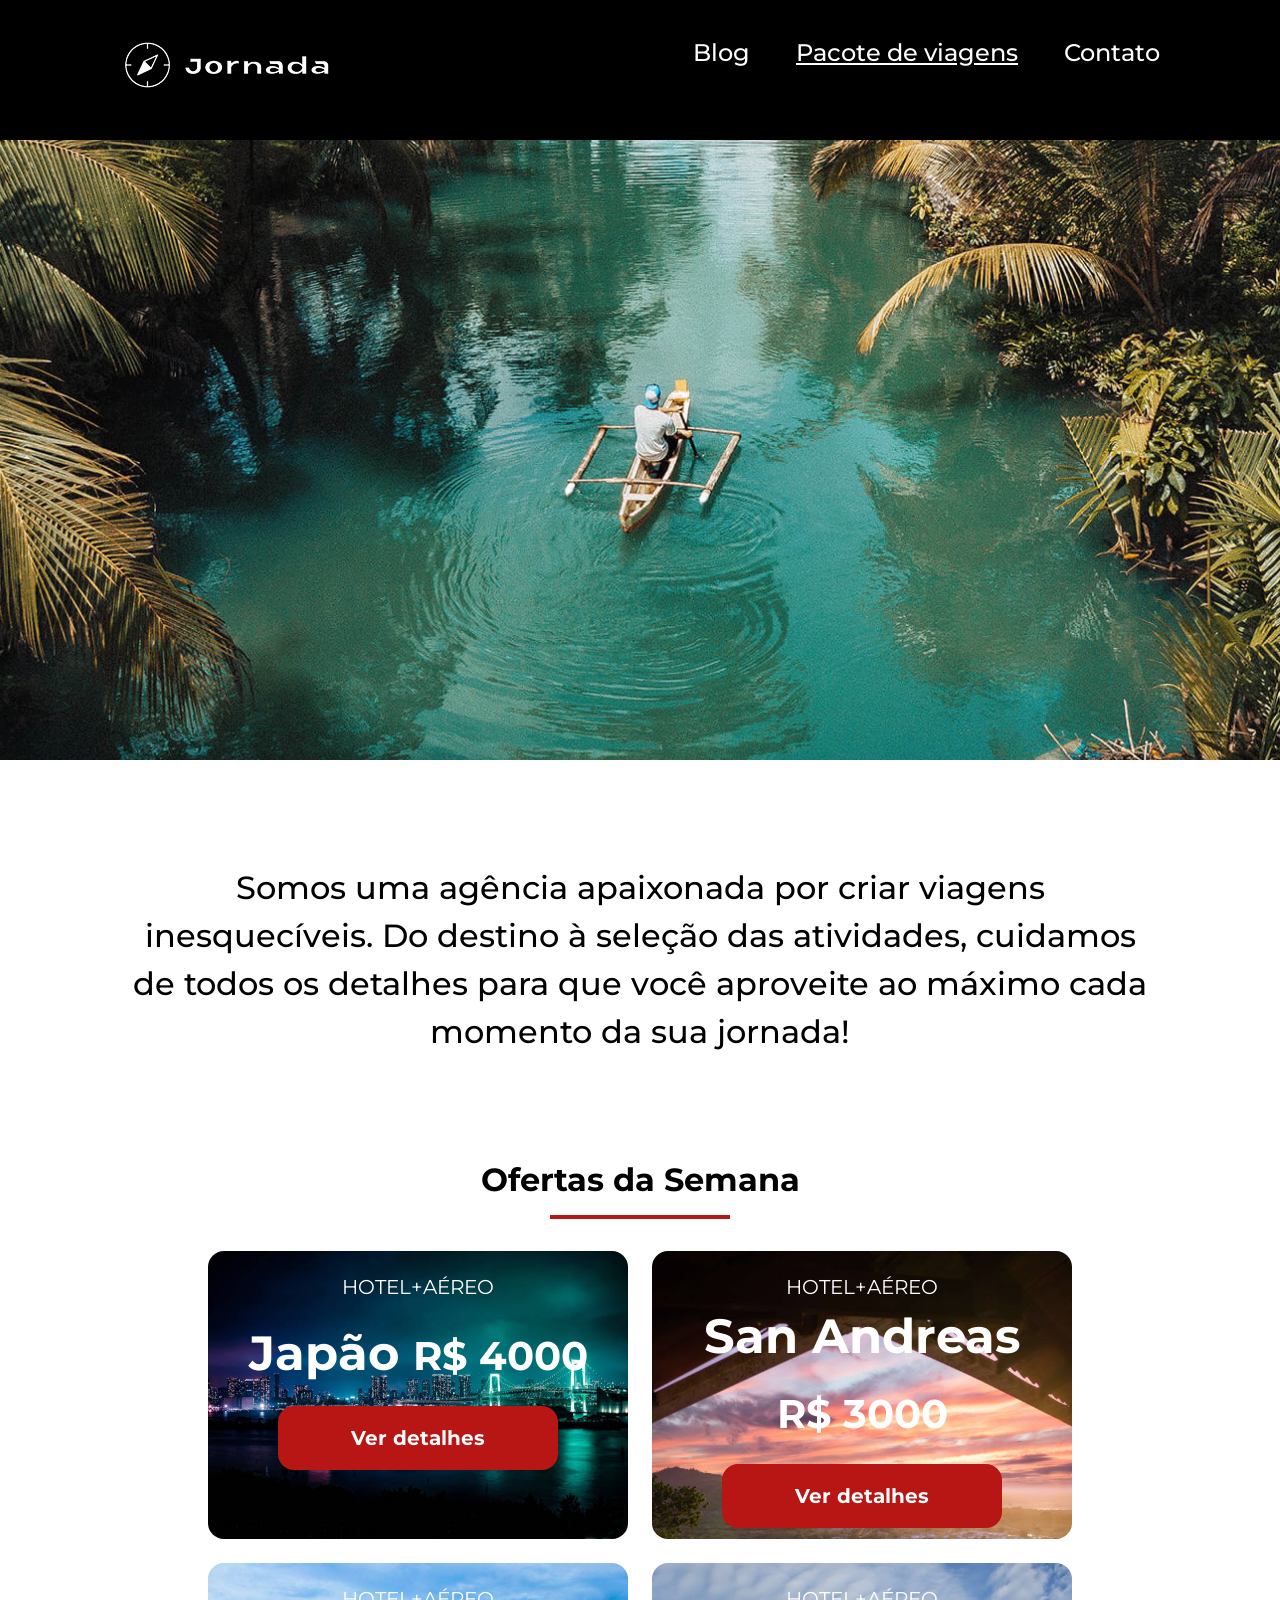
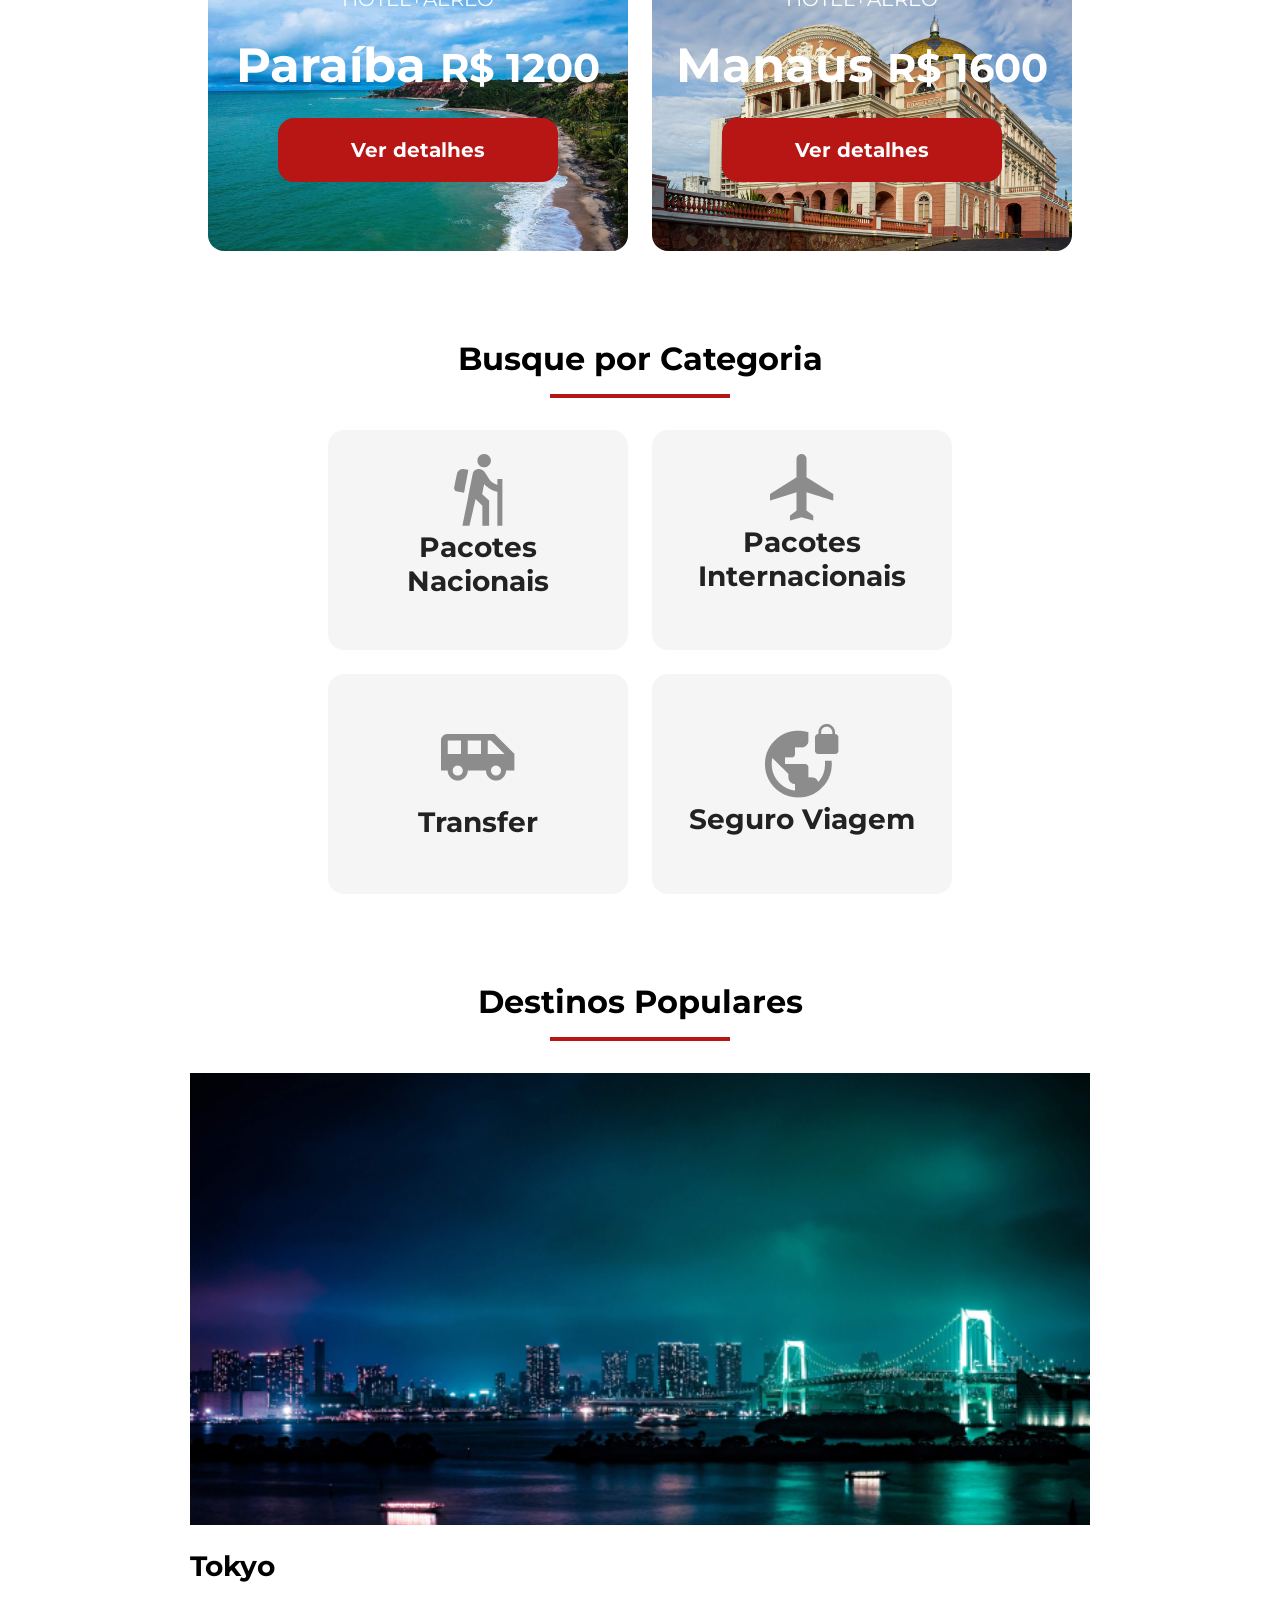
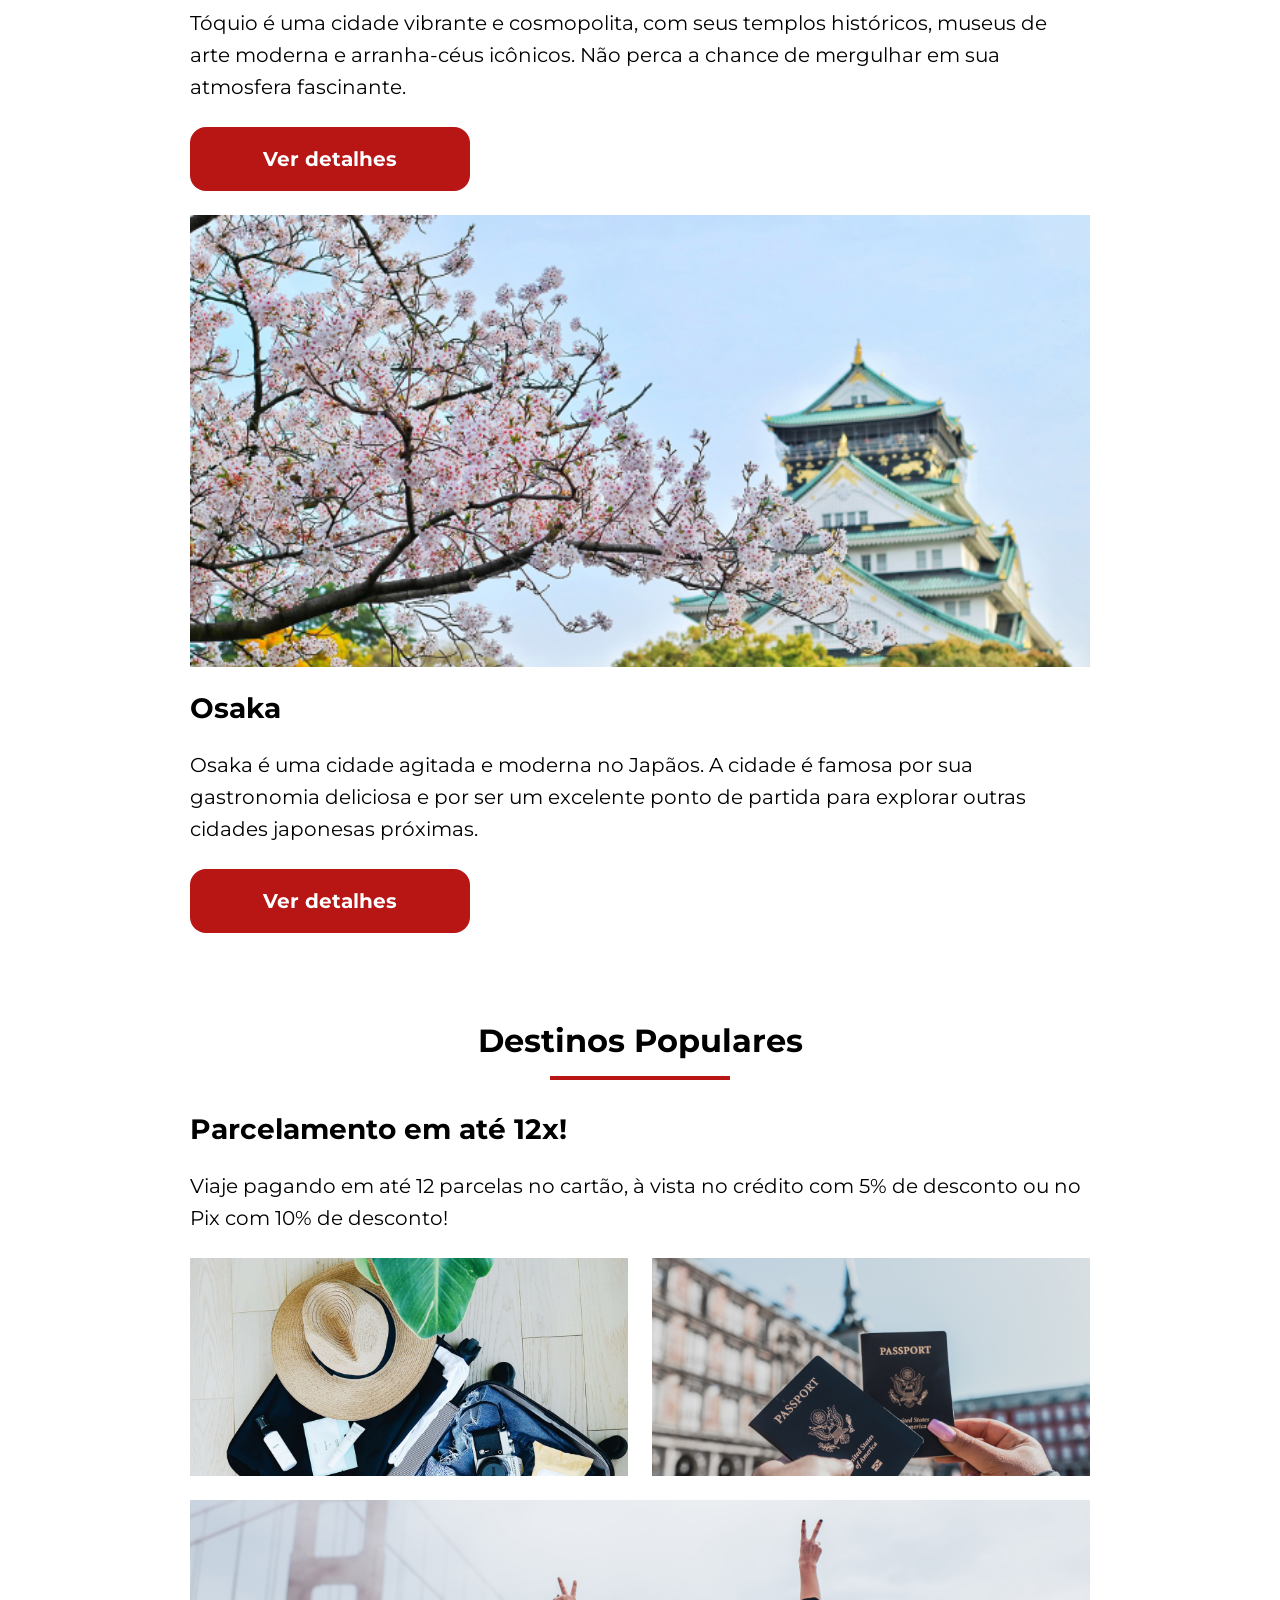
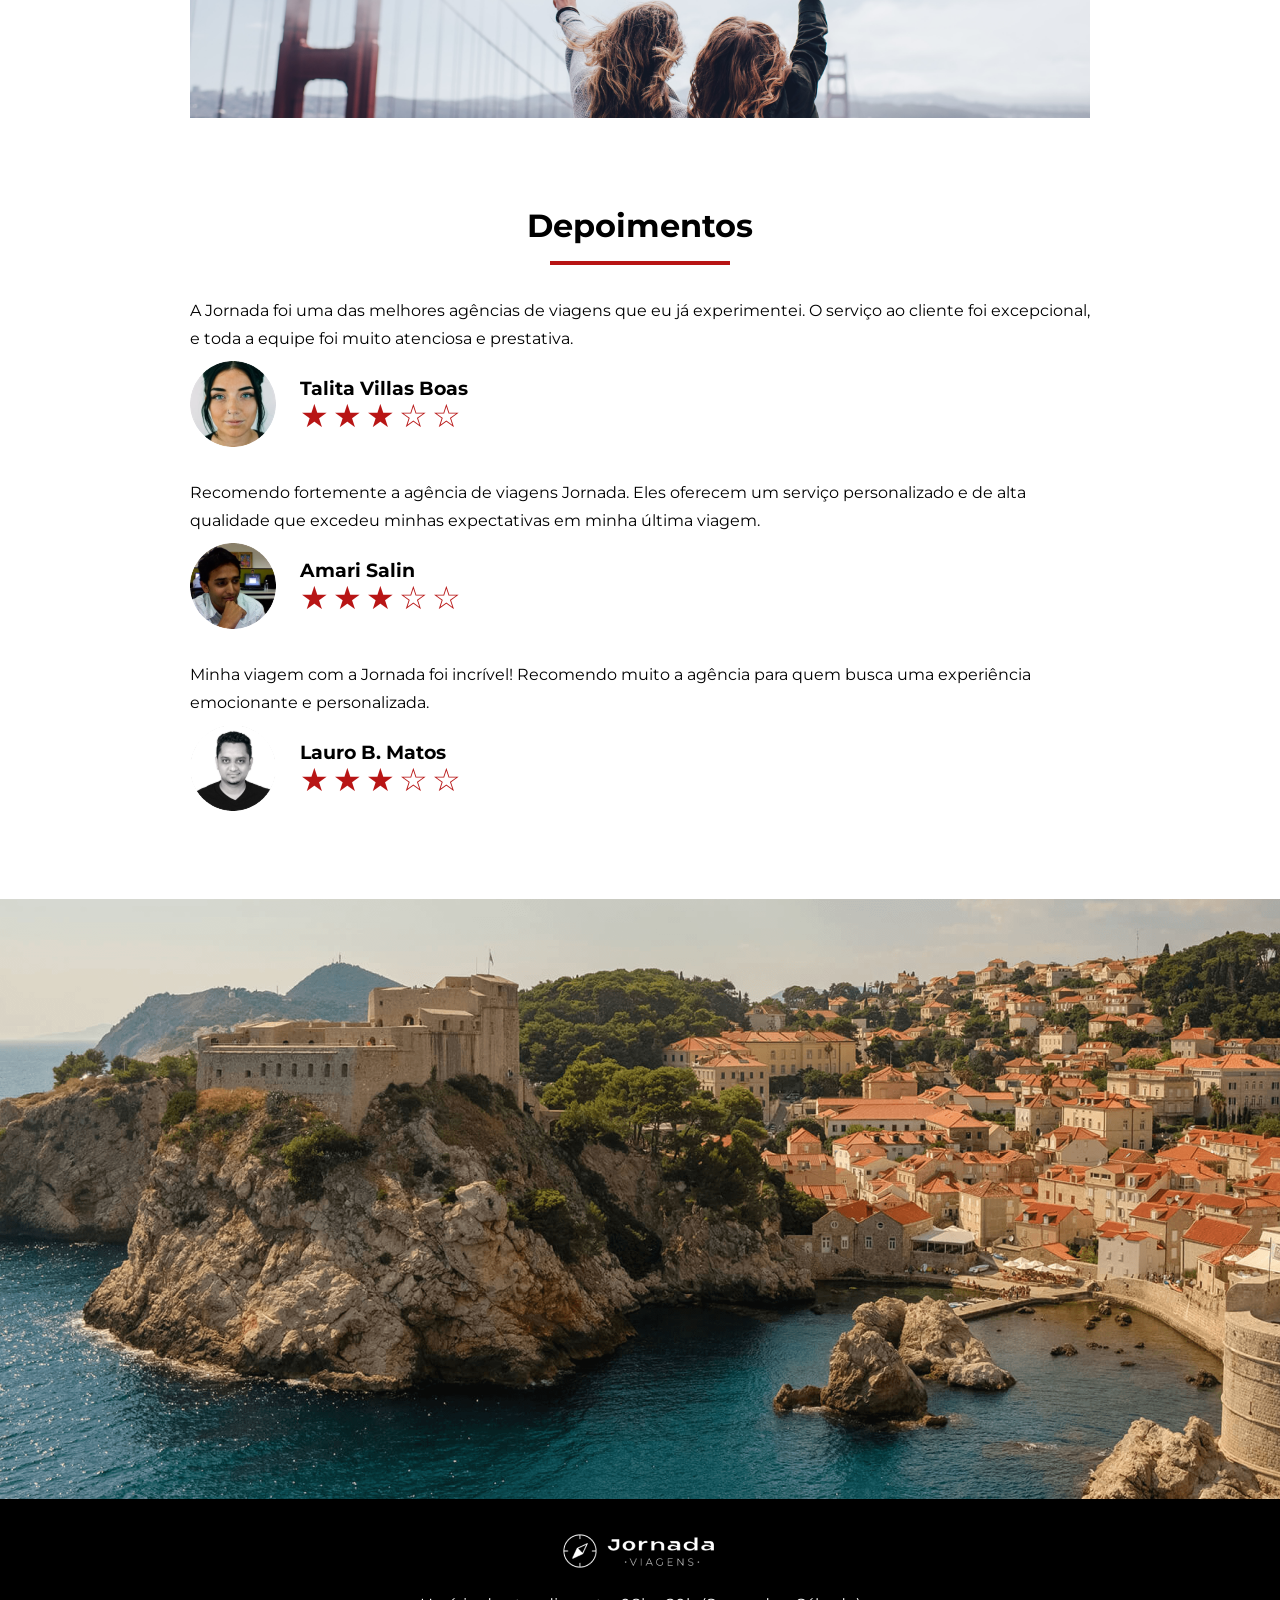
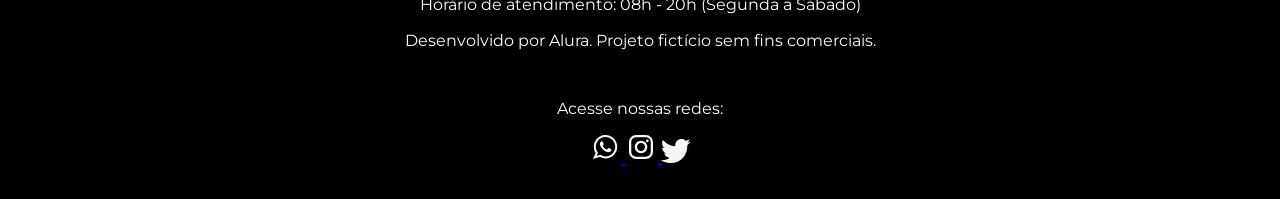
<file: index.html>
<!doctype html>
<html lang="pt-br">
  <head>
    <meta charset="UTF-8" />
    <meta name="viewport" content="width=device-width, initial-scale=1.0" />

    <meta name="description" content="Jornada Viagens, uma agência apaixonada por criar viagens inesquecíveis">
    <meta name="og:tilte" content="Jornada Viagens">
    <meta name="og:description" content="Jornada Viagens, uma agência apaixonada por criar viagens inesquecíveis">
    <meta name="og:image" content="https://robsonsoaresid.github.io/jornada-viagens/img/Logo-footer.png">
    <meta name="og:type" content="website">
    <meta name="og:ulr" content="https://robsonsoaresid.github.io/jornada-viagens/">

    <link rel="stylesheet" href="css/style.css" />
    <link rel=" icon" href="img/favico.svg" type="xml/svg" />
    <title>Jornada Viajens</title>
  </head>
  <body>
    <header class="main-header">
      <a class="logo" href="index.html" title="volta para pagina inicial">
        <img
          class="img-mobile"
          src="img/bussola-jornada-branco.png"
          alt="Bussola do logo jornada viajens na cor branco"
        />
        <img
          class="img-desktop"
          src="img/bussola-texto-jornada-branco.png"
          alt="Bussola do logo jornada viagens na cor branco"
        />
      </a>
      <div class="navigation-menu">
        <label for="menu">
          <img src="img/menu.png" alt="Logo menu" />
        </label>
        <input type="checkbox" id="menu" hidden />
        <nav>
          <ul class="list">
            <li class="list-item">
              <a
                class="list-item-links"
                href="blog.html"
                target="_blank"
                title="Acessar Blog"
                >Blog</a
              >
            </li>
            <li class="list-item">
              <a
                class="list-item-links active"
                href="pacotes-de-viagens.html"
                target="_blank"
                title="Acessar Pacotes de viajens"
                >Pacote de viagens</a
              >
            </li>
            <li class="list-item">
              <a
                class="list-item-links"
                href="contact.html"
                target="_blank"
                title="Acessar contato"
                >Contato</a
              >
            </li>
          </ul>
        </nav>
      </div>
    </header>
    <main>
      <section class="hero">
        <div class="hero-img"></div>
        <h2>
          Somos uma agência apaixonada por criar viagens inesquecíveis. Do
          destino à seleção das atividades, cuidamos de todos os detalhes para
          que você aproveite ao máximo cada momento da sua jornada!
        </h2>
      </section>

      <section class="offers">
        <div class="section-title">
          <h2>Ofertas da Semana</h2>
          <hr />
        </div>

        <div class="offers-cards">
          <article class="card japao">
            <header>
              <p>HOTEL+AÉREO</p>
              <h3>
                Japão <br />
                <span> R$ 4000</span>
              </h3>
            </header>
            <footer>
              <a href="#" class="button">Ver detalhes</a>
            </footer>
          </article>

          <article class="card san-andreas">
            <header>
              <p>HOTEL+AÉREO</p>
              <h3>
                San Andreas<br />
                <span>R$ 3000</span>
              </h3>
            </header>
            <footer>
              <a href="#" class="button">Ver detalhes</a>
            </footer>
          </article>

          <article class="card paraiba">
            <header>
              <p>HOTEL+AÉREO</p>
              <h3>
                Paraíba<br />
                <span>R$ 1200</span>
              </h3>
            </header>
            <footer>
              <a href="#" class="button">Ver detalhes</a>
            </footer>
          </article>

          <article class="card manaus">
            <header>
              <p>HOTEL+AÉREO</p>
              <h3>
                Manaus<br />
                <span>R$ 1600</span>
              </h3>
            </header>
            <footer>
              <a href="#" class="button">Ver detalhes</a>
            </footer>
          </article>
        </div>
      </section>

      <section class="categories">
        <div class="section-title">
          <h2>Busque por Categoria</h2>
          <hr />
        </div>
        <div class="categories-cards">
          <a
            href="#"
            class="card"
            target="_blank"
            title="Busque pela categorias Pacotes Nacionais"
          >
            <img
              src="img/icone-caminhada.png"
              alt="ícone cinza representando uma pessoa fazendo tracking"
            />
            <h3 class="content-title">Pacotes Nacionais</h3>
          </a>

          <a
            href="#"
            class="card"
            target="_blank"
            title="Busque pela categorias Pacotes Internacionais"
          >
            <img
              src="img/icone-aviao.png"
              alt="Ícone cinza representando um airplane "
            />
            <h3 class="content-title">Pacotes Internacionais</h3>
          </a>

          <a
            href="#"
            class="card single-line transfer"
            target="_blank"
            title="Busque pela categorias Transfer"
          >
            <img
              src="img/icone-onibus.png"
              alt="Ícone cinza representando um bus"
            />
            <h3 class="content-title">Transfer</h3>
          </a>

          <a
            href="#"
            class="card single-line"
            target="_blank"
            title="Busque pela categorias Seguros Viagens"
          >
            <img
              src="img/icone-planeta.png"
              alt="Ícone cinza representando o globe"
            />
            <h3 class="content-title">Seguro Viagem</h3>
          </a>
        </div>
      </section>

      <section class="destinations">
        <div class="section-title">
          <h2>Destinos Populares</h2>
          <hr />
        </div>
        <div class="destination-items">
          <article class="item tokio">
            <header>
              <div class="img-item"></div>
              <h3 class="content-title">Tokyo</h3>
            </header>
            <p class="content-text">
              Tóquio é uma cidade vibrante e cosmopolita, com seus templos
              históricos, museus de arte moderna e arranha-céus icônicos. Não
              perca a chance de mergulhar em sua atmosfera fascinante.
            </p>
            <footer>
              <a
                href="#"
                class="button"
                target="_blank"
                title="Veja mais detalhes do destuno Tokio "
                >Ver detalhes</a
              >
            </footer>
          </article>

          <article class="item osaka">
            <header>
              <div class="img-item"></div>
              <h3 class="content-title">Osaka</h3>
            </header>
            <p class="content-text">
              Osaka é uma cidade agitada e moderna no Japãos. A cidade é famosa
              por sua gastronomia deliciosa e por ser um excelente ponto de
              partida para explorar outras cidades japonesas próximas.
            </p>
            <footer>
              <a
                href="#"
                class="button"
                target="_blank"
                title="Veja mais detalhes do destino Osaka"
                >Ver detalhes</a
              >
            </footer>
          </article>
        </div>
      </section>

      <section class="payments">
        <div class="section-title">
          <h2>Destinos Populares</h2>
          <hr />
        </div>
        <div class="content-container">
          <div class="text-contet">
            <h3 class="content-title">Parcelamento em até 12x!</h3>
            <p class="content-text">
              Viaje pagando em até 12 parcelas no cartão, à vista no crédito com
              5% de desconto ou no Pix com 10% de desconto!
            </p>
          </div>
          <div class="image-gallery">
            <div class="image first"></div>
            <div class="image second"></div>
            <div class="image thirdy colspan-2"></div>
          </div>
        </div>
      </section>
      
      <section class="testimonials">
        <div class="section-title">
          <h2>Depoimentos</h2>
          <hr />
        </div>
        <div class="testimonial-container">
          <article>
            <header>
              <p>
                A Jornada foi uma das melhores agências de viagens que eu já
                experimentei. O serviço ao cliente foi excepcional, e toda a
                equipe foi muito atenciosa e prestativa.
              </p>
            </header>
            <footer>
              <img
                src="img/avatar-talita.png"
                alt="Imagem de perfil da cliente Talita Vilas Boas"
              />
              <div class="profile-content">
                <h3>Talita Villas Boas</h3>
                <div class="rating">
                  <span class="star">★</span>
                  <span class="star">★</span>
                  <span class="star">★</span>
                  <span class="star">☆</span>
                  <span class="star">☆</span>
                </div>
              </div>
            </footer>
          </article>

          <article>
            <header>
              <p>
                Recomendo fortemente a agência de viagens Jornada. Eles oferecem
                um serviço personalizado e de alta qualidade que excedeu minhas
                expectativas em minha última viagem.
              </p>
            </header>
            <footer class="testimonial-rodape">
              <img
                class="testimonial-image"
                src="img/avatar-amari.png"
                alt="Imagem de perfil da cliente Talita Vilas Boas"
              />
              <div class="profile-content">
                <h3>Amari Salin</h3>
                <div class="rating">
                  <span class="star">★</span>
                  <span class="star">★</span>
                  <span class="star">★</span>
                  <span class="star">☆</span>
                  <span class="star">☆</span>
                </div>
              </div>
            </footer>
          </article>
          <article>
            <header>
              <p>
                Minha viagem com a Jornada foi incrível! Recomendo muito a
                agência para quem busca uma experiência emocionante e
                personalizada.
              </p>
            </header>
            <footer class="testimonial-rodape">
              <img
                class="testimonial-image"
                src="img/avatar-lauro.png"
                alt="Imagem de perfil da cliente Talita Vilas Boas"
              />
              <div class="profile-content">
                <h3>Lauro B. Matos</h3>
                <div class="rating">
                  <span class="star">★</span>
                  <span class="star">★</span>
                  <span class="star">★</span>
                  <span class="star">☆</span>
                  <span class="star">☆</span>
                </div>
              </div>
            </footer>
          </article>
        </div>
      </section>

      <section class="bottom-hero">
        <div class="hero-img"></div>
      </section>
    </main>
    
    <footer class="main-footer">
      <div class="footer-content">
        <img src="img/Logo-footer.png" alt="Logo completo Jornada Viagens" />
        <p>Horário de atendimento: 08h - 20h (Segunda a Sábado)</p>
        <p>Desenvolvido por Alura. Projeto fictício sem fins comerciais.</p>
      </div>
      <div class="footer-social">
        <p>Acesse nossas redes:</p>
        <a
          href="#"
          target="_blank"
          title="Entre em contato através do whatsapp"
        >
          <img
            src="img/icone-Whatsapp.svg"
            alt="icone do whatsapp
          na cor branca  "
          />
        </a>
        <a
          href="#"
          target="_blank"
          title="Acesse o Instagram do Jornada Viagens"
        >
          <img
            src="img/icone-Instragam.svg"
            alt="icone do instagram na cor branca"
          />
        </a>
        <a href="#" target="_blank" title="acesse o Twitter do Jornada Viajens">
          <img
            src="img/icone-twitter.svg"
            alt="icone do Twitter na cor branca"
          />
        </a>
      </div>
    </footer>
  </body>
</html>
</file>
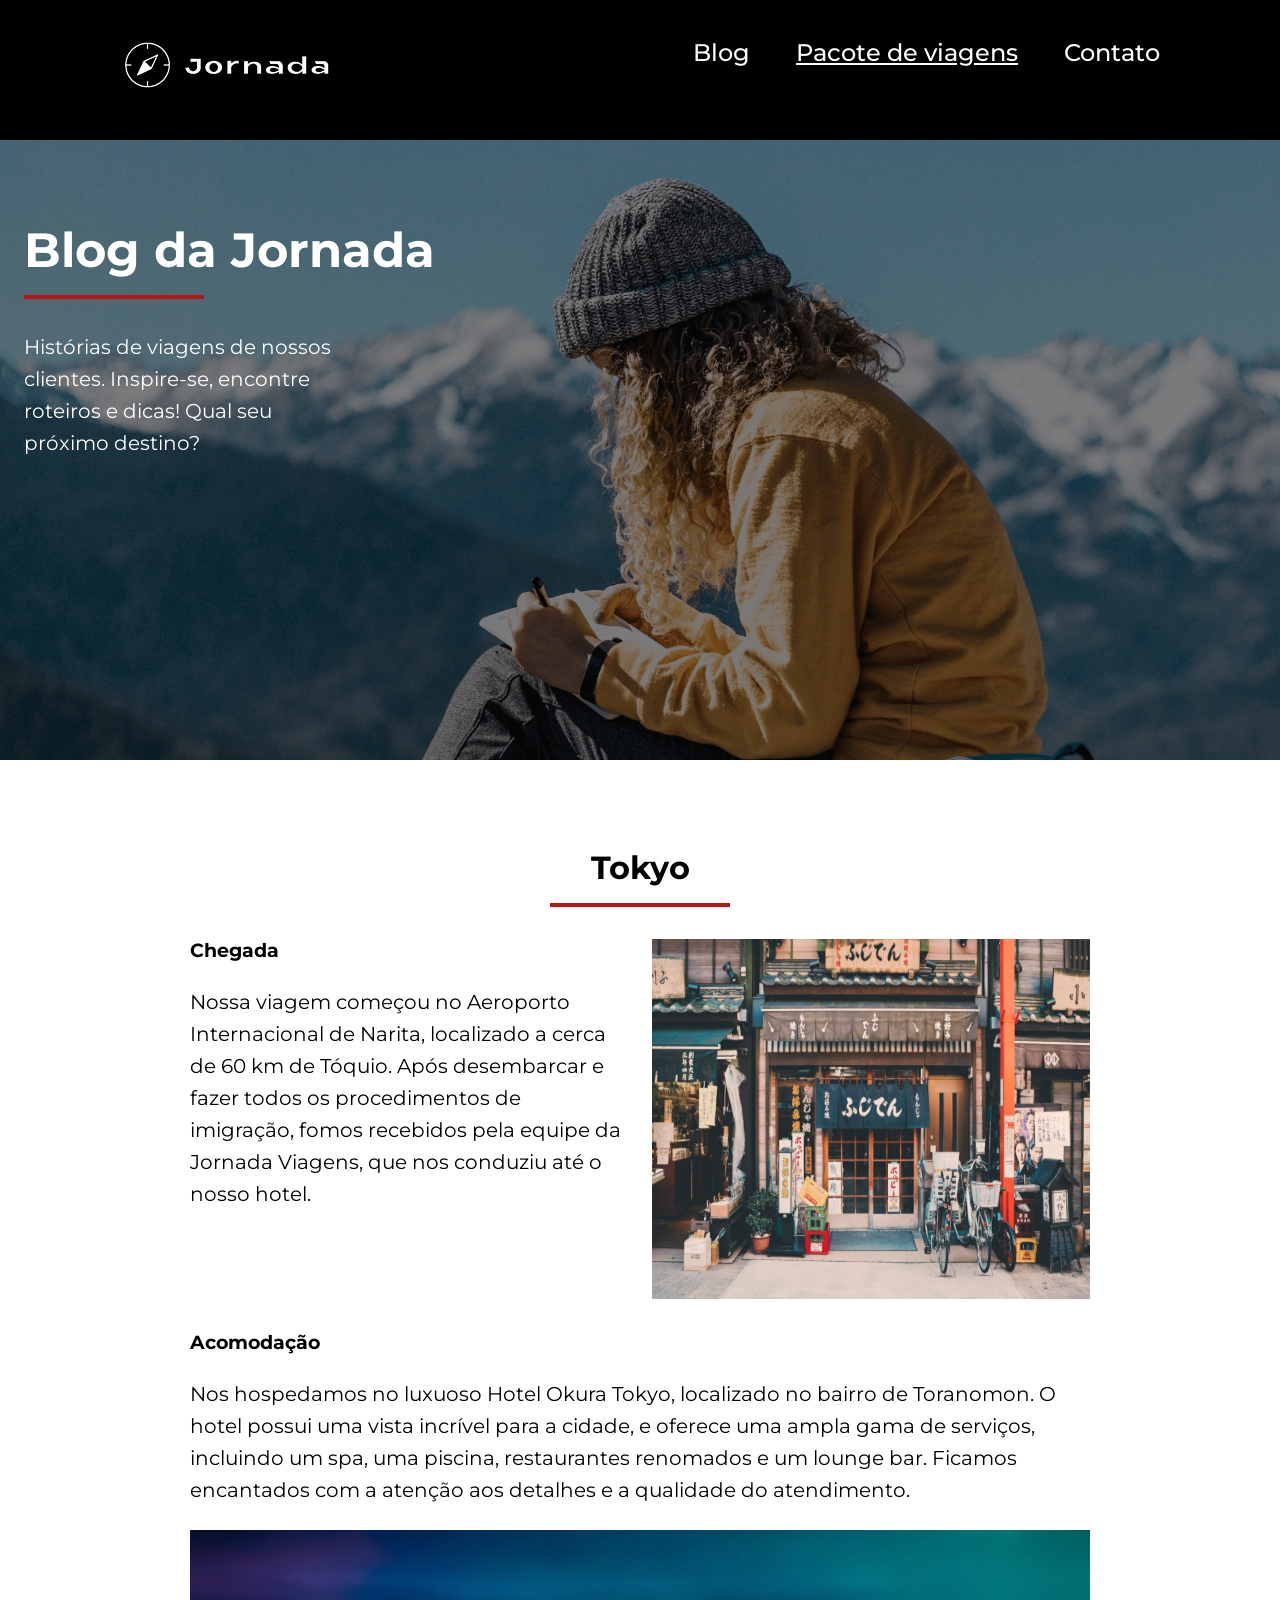
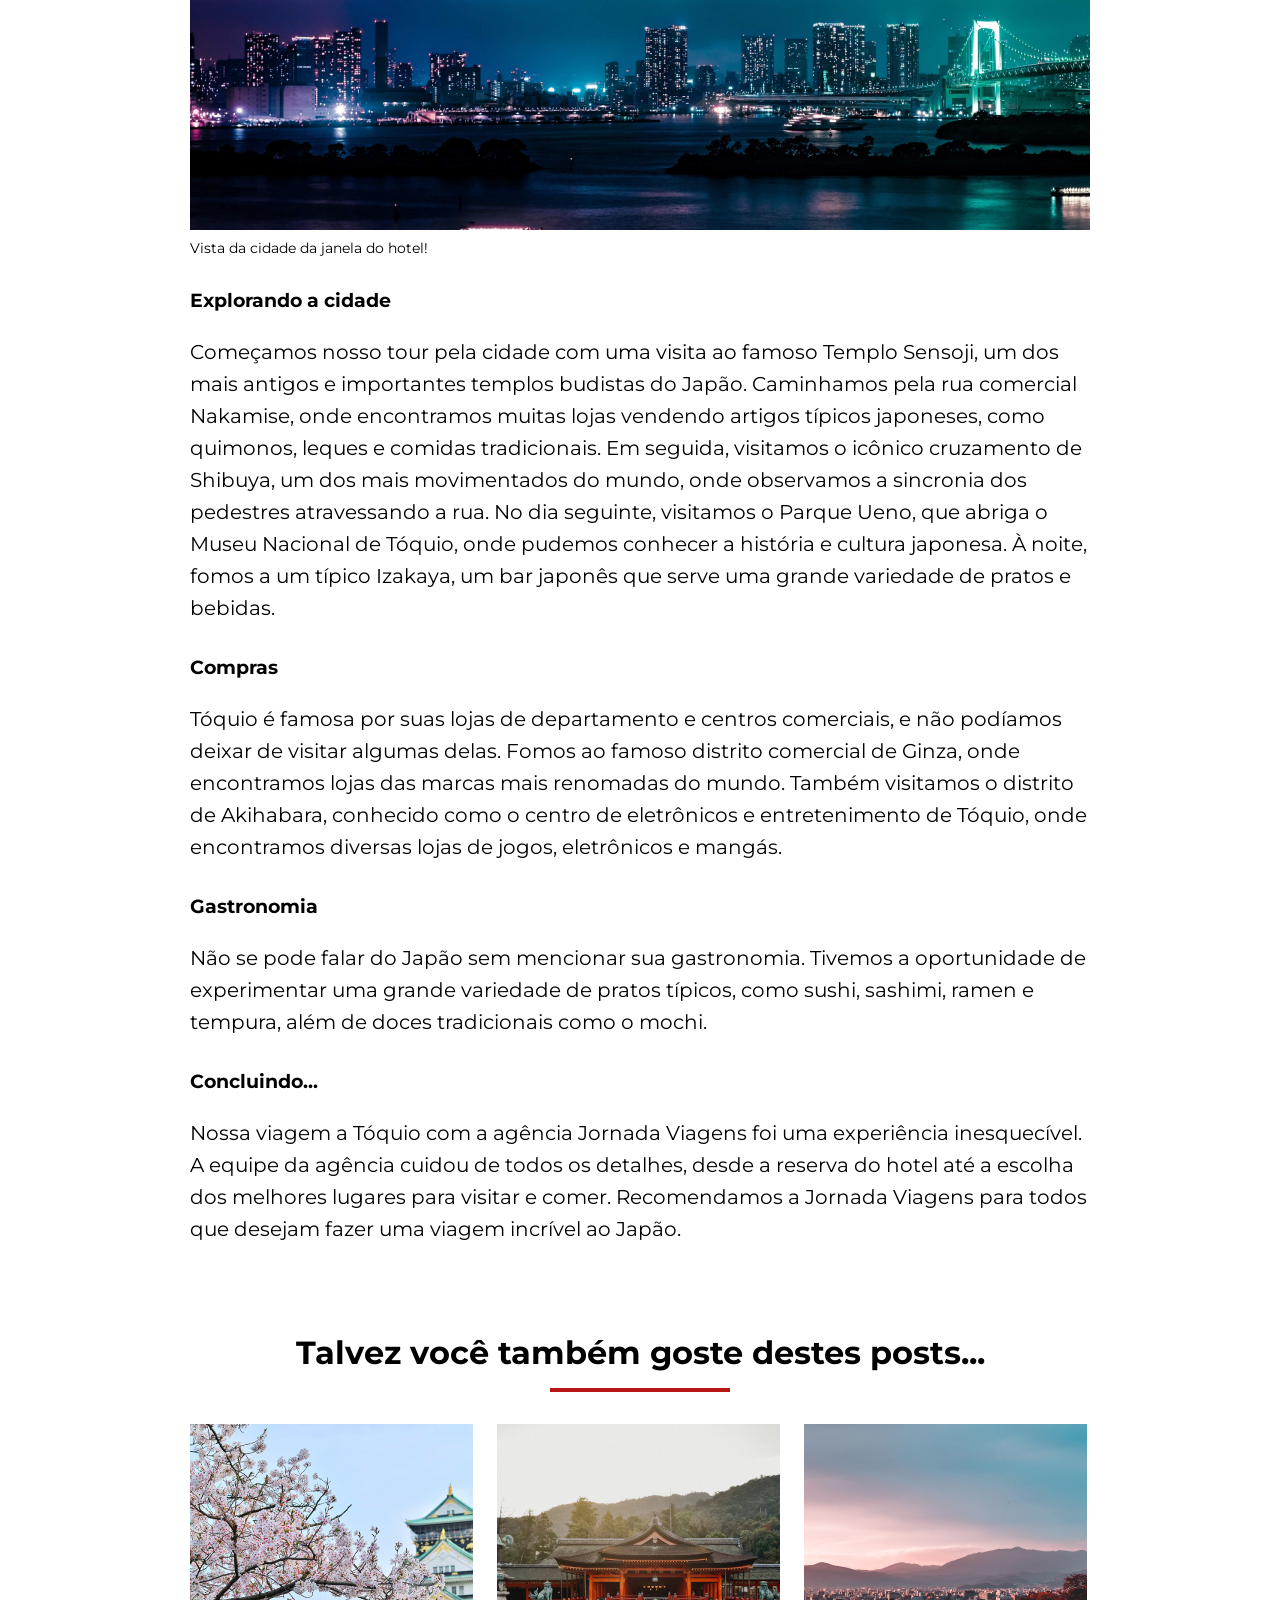
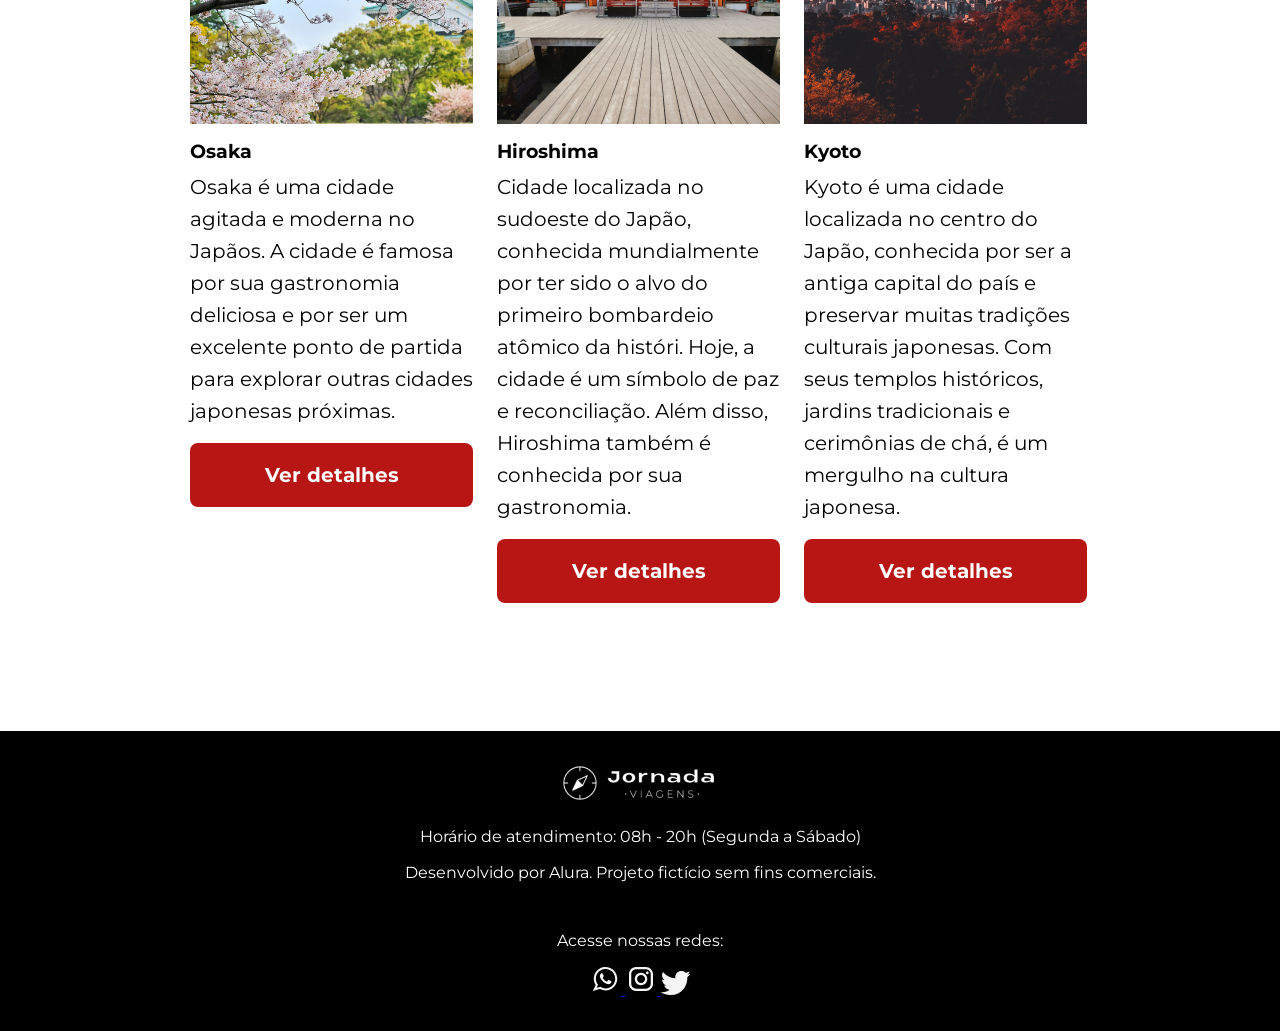
<file: blog.html>
<!doctype html>
<html lang="pt-br">
  <head>
    <meta charset="UTF-8" />
    <meta name="viewport" content="width=device-width, initial-scale=1.0" />
    <link rel="stylesheet" href="css/style.css" />
    <link rel=" icon" href="img/favico.svg" type="xml/svg" />
    <title>Página Blog</title>
  </head>
  <body>
    <header class="main-header">
      <a class="logo" href="index.html" title="volta para pagina inicial">
        <img
          class="img-mobile"
          src="img/bussola-jornada-branco.png"
          alt="Bussola do logo jornada viajens na cor branco"
        />
        <img
          class="img-desktop"
          src="img/bussola-texto-jornada-branco.png"
          alt="Bussola do logo jornada viagens na cor branco"
        />
      </a>
      <div class="navigation-menu">
        <label for="menu">
          <img src="img/menu.png" alt="Logo menu" />
        </label>
        <input type="checkbox" id="menu" hidden />
        <nav>
          <ul class="list">
            <li class="list-item">
              <a
                class="list-item-links"
                href="blog.html"
                target="_blank"
                title="Acessar Blog"
                >Blog</a
              >
            </li>
            <li class="list-item">
              <a
                class="list-item-links active"
                href="pacotes-de-viagens.html"
                target="_blank"
                title="Acessar Pacotes de viajens"
                >Pacote de viagens</a
              >
            </li>
            <li class="list-item">
              <a
                class="list-item-links"
                href="contact.html"
                target="_blank"
                title="Acessar contato"
                >Contato</a
              >
            </li>
          </ul>
        </nav>
      </div>
    </header>
    <section class="blog hero">
      <div class="hero-img">
        <div class="hero-content">
          <h1>Blog da Jornada</h1>
          <hr />
          <p>
            Histórias de viagens de nossos clientes. Inspire-se, encontre
            roteiros e dicas! Qual seu próximo destino?
          </p>
        </div>
      </div>
    </section>

    <section class="roteiro-viagem">
      <div class="section-title">
        <h2>Tokyo</h2>
        <hr />
      </div>

        <article class="roteiro-viagem-item chegada">
          <div>
            <h3 class="reteiro-viagem-titulo chegada">Chegada</h3>
            <p class="roteiro-viagem-texto chegada">
              Nossa viagem começou no Aeroporto Internacional de Narita, localizado
              a cerca de 60 km de Tóquio. Após desembarcar e fazer todos os
              procedimentos de imigração, fomos recebidos pela equipe da Jornada
              Viagens, que nos conduziu até o nosso hotel.
            </p>
          </div>
          <div class="chegada-img"></div>
        </article>

      <article class="roteiro-viagem-item">
        <h3 class="reteiroviagem-titulo">Acomodação</h3>
        <p class="roteiro-viagem-texto">
          Nos hospedamos no luxuoso Hotel Okura Tokyo, localizado no bairro de
          Toranomon. O hotel possui uma vista incrível para a cidade, e oferece
          uma ampla gama de serviços, incluindo um spa, uma piscina,
          restaurantes renomados e um lounge bar. Ficamos encantados com a
          atenção aos detalhes e a qualidade do atendimento.
        </p>
        <div class="acomodacao-img"></div>
        <span> Vista da cidade da janela do hotel!</span>
      </article>

      <article>
        <h3 class="reteiroviagem-titulo">Explorando a cidade</h3>
        <p class="roteiro-viagem-texto">
          Começamos nosso tour pela cidade com uma visita ao famoso Templo
          Sensoji, um dos mais antigos e importantes templos budistas do Japão.
          Caminhamos pela rua comercial Nakamise, onde encontramos muitas lojas
          vendendo artigos típicos japoneses, como quimonos, leques e comidas
          tradicionais. Em seguida, visitamos o icônico cruzamento de Shibuya,
          um dos mais movimentados do mundo, onde observamos a sincronia dos
          pedestres atravessando a rua. No dia seguinte, visitamos o Parque
          Ueno, que abriga o Museu Nacional de Tóquio, onde pudemos conhecer a
          história e cultura japonesa. À noite, fomos a um típico Izakaya, um
          bar japonês que serve uma grande variedade de pratos e bebidas.
        </p>
        <h3 class="reteiroviagem-titulo">Compras</h3>
        <p class="roteiro-viagem-texto">
          Tóquio é famosa por suas lojas de departamento e centros comerciais, e
          não podíamos deixar de visitar algumas delas. Fomos ao famoso distrito
          comercial de Ginza, onde encontramos lojas das marcas mais renomadas
          do mundo. Também visitamos o distrito de Akihabara, conhecido como o
          centro de eletrônicos e entretenimento de Tóquio, onde encontramos
          diversas lojas de jogos, eletrônicos e mangás.
        </p>
        <h3 class="reteiroviagem-titulo">Gastronomia</h3>
        <p class="roteiro-viagem-texto">
          Não se pode falar do Japão sem mencionar sua gastronomia. Tivemos a
          oportunidade de experimentar uma grande variedade de pratos típicos,
          como sushi, sashimi, ramen e tempura, além de doces tradicionais como
          o mochi.
        </p>
        <h3 class="reteiroviagem-titulo">Concluindo...</h3>
        <p class="roteiro-viagem-texto">
          Nossa viagem a Tóquio com a agência Jornada Viagens foi uma
          experiência inesquecível. A equipe da agência cuidou de todos os
          detalhes, desde a reserva do hotel até a escolha dos melhores lugares
          para visitar e comer. Recomendamos a Jornada Viagens para todos que
          desejam fazer uma viagem incrível ao Japão.
        </p>
      </article>
    </section>

    <section class="posts">
      <div class="section-title">
        <h2>Talvez você também goste destes posts...</h2>
        <hr />
      </div>
      <div class="posts-container">
        <article class="post-content">
          <div class="img-posts-first"></div>
          <h3 class="post-titulo">Osaka</h3>
          <p class="post-texto">
            Osaka é uma cidade agitada e moderna no Japãos. A cidade é famosa por
            sua gastronomia deliciosa e por ser um excelente ponto de partida para
            explorar outras cidades japonesas próximas.
          </p>
          <footer>
            <a href="#" class="button">Ver detalhes</a>
          </footer>
        </article>
        <article class="post-content">
          <div class="img-posts-secund"></div>
          <h3 class="post-titulo">Hiroshima</h3>
          <p class="post-texto">Cidade localizada no sudoeste do Japão, conhecida mundialmente por ter sido o alvo do primeiro bombardeio atômico da históri. Hoje, a cidade é um símbolo de paz e reconciliação. Além disso, Hiroshima também é conhecida por sua gastronomia.</p>
          <footer>
            <a href="#" class="button">Ver detalhes</a>
          </footer>
        </article>
        <article class="post-content">
          <div class="img-posts-thirdy"></div>
          <h3 class="post-titulo">Kyoto</h3>
          <p class="post-texto">Kyoto é uma cidade localizada no centro do Japão, conhecida por ser a antiga capital do país e preservar muitas tradições culturais japonesas. Com seus templos históricos, jardins tradicionais e cerimônias de chá, é um mergulho na cultura japonesa.</p>
          <footer>
            <a href="#" class="button" id="button">Ver detalhes</a>
          </footer>
        </article>
      </div>
    </section>

     <footer class="main-footer">
      <div class="footer-content">
        <img src="img/Logo-footer.png" alt="Logo completo Jornada Viagens" />
        <p>Horário de atendimento: 08h - 20h (Segunda a Sábado)</p>
        <p>Desenvolvido por Alura. Projeto fictício sem fins comerciais.</p>
      </div>
      <div class="footer-social">
        <p>Acesse nossas redes:</p>
        <a
          href="#"
          target="_blank"
          title="Entre em contato através do whatsapp"
        >
          <img
            src="img/icone-Whatsapp.svg"
            alt="icone do whatsapp
          na cor branca  "
          />
        </a>
        <a
          href="#"
          target="_blank"
          title="Acesse o Instagram do Jornada Viagens"
        >
          <img
            src="img/icone-Instragam.svg"
            alt="icone do instagram na cor branca"
          />
        </a>
        <a href="#" target="_blank" title="acesse o Twitter do Jornada Viajens">
          <img
            src="img/icone-twitter.svg"
            alt="icone do Twitter na cor branca"
          />
        </a>
      </div>
    </footer>
  </body>
</html>
</file>
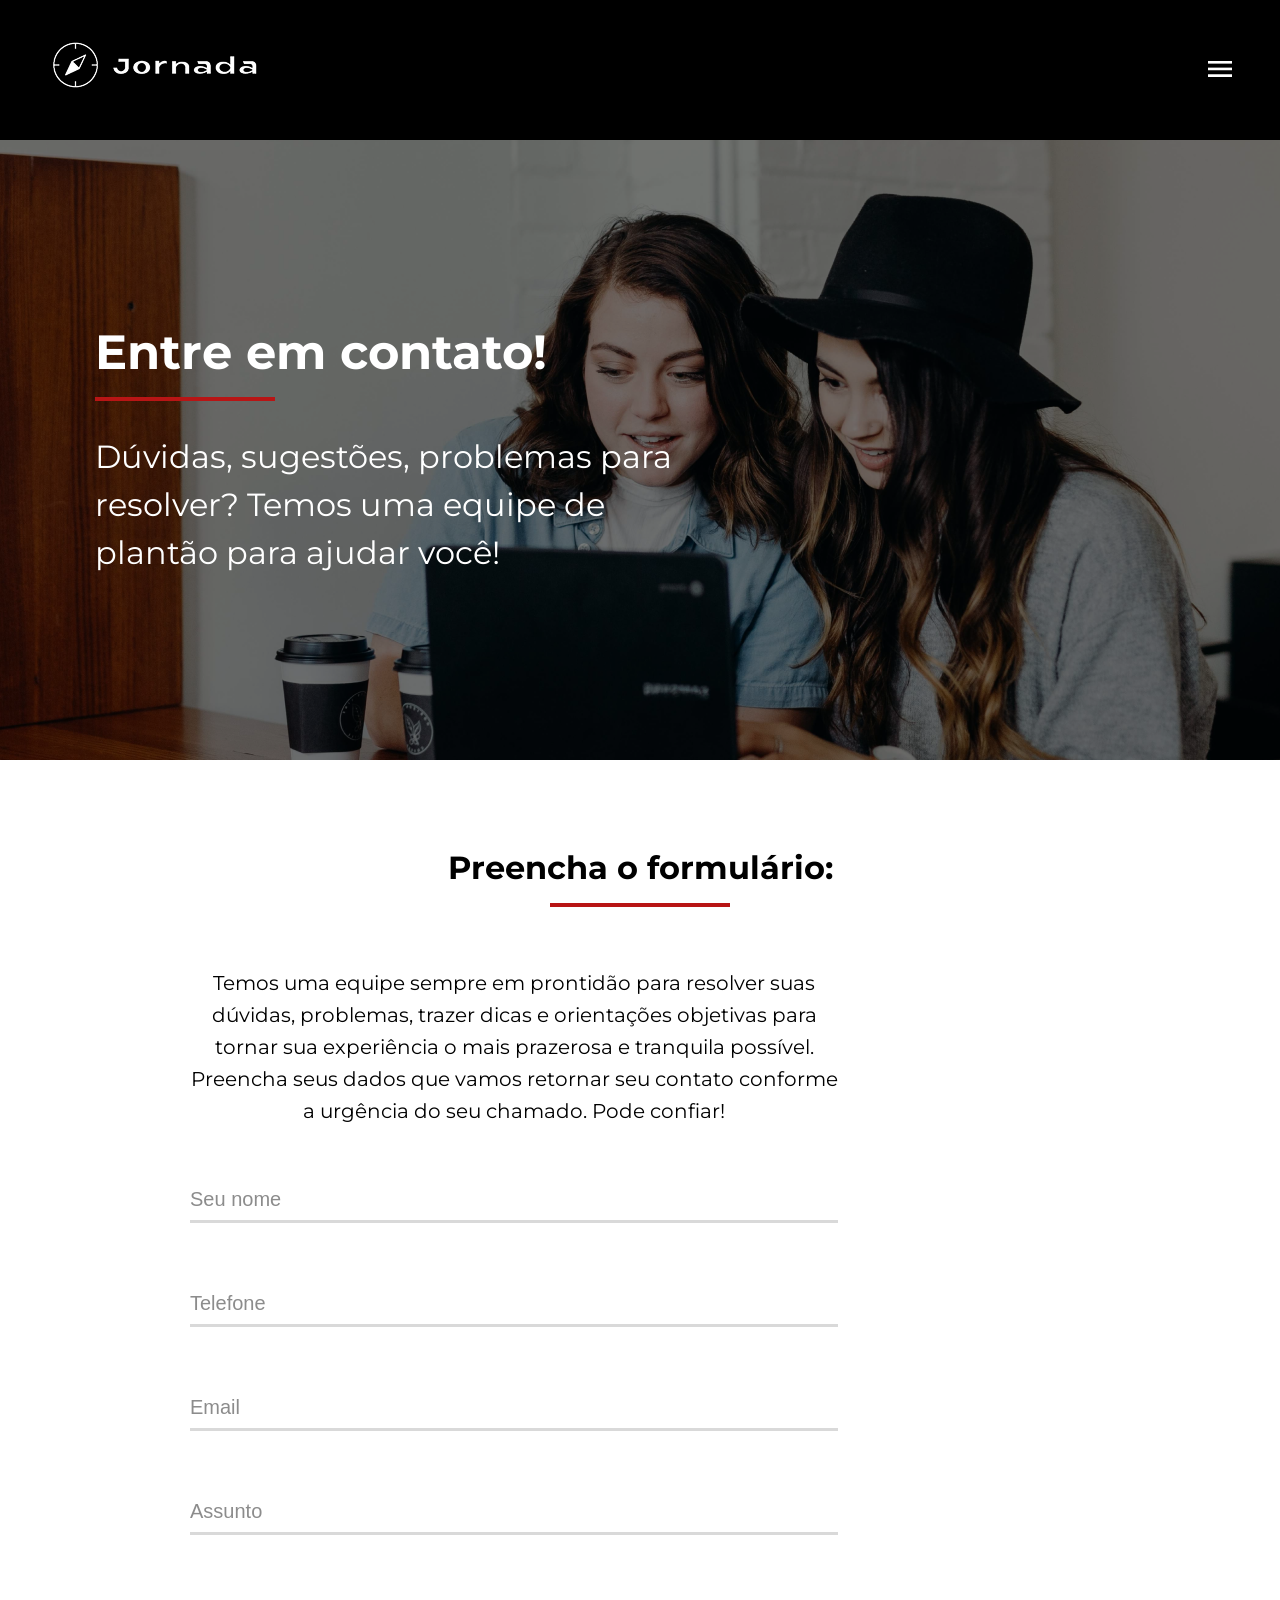
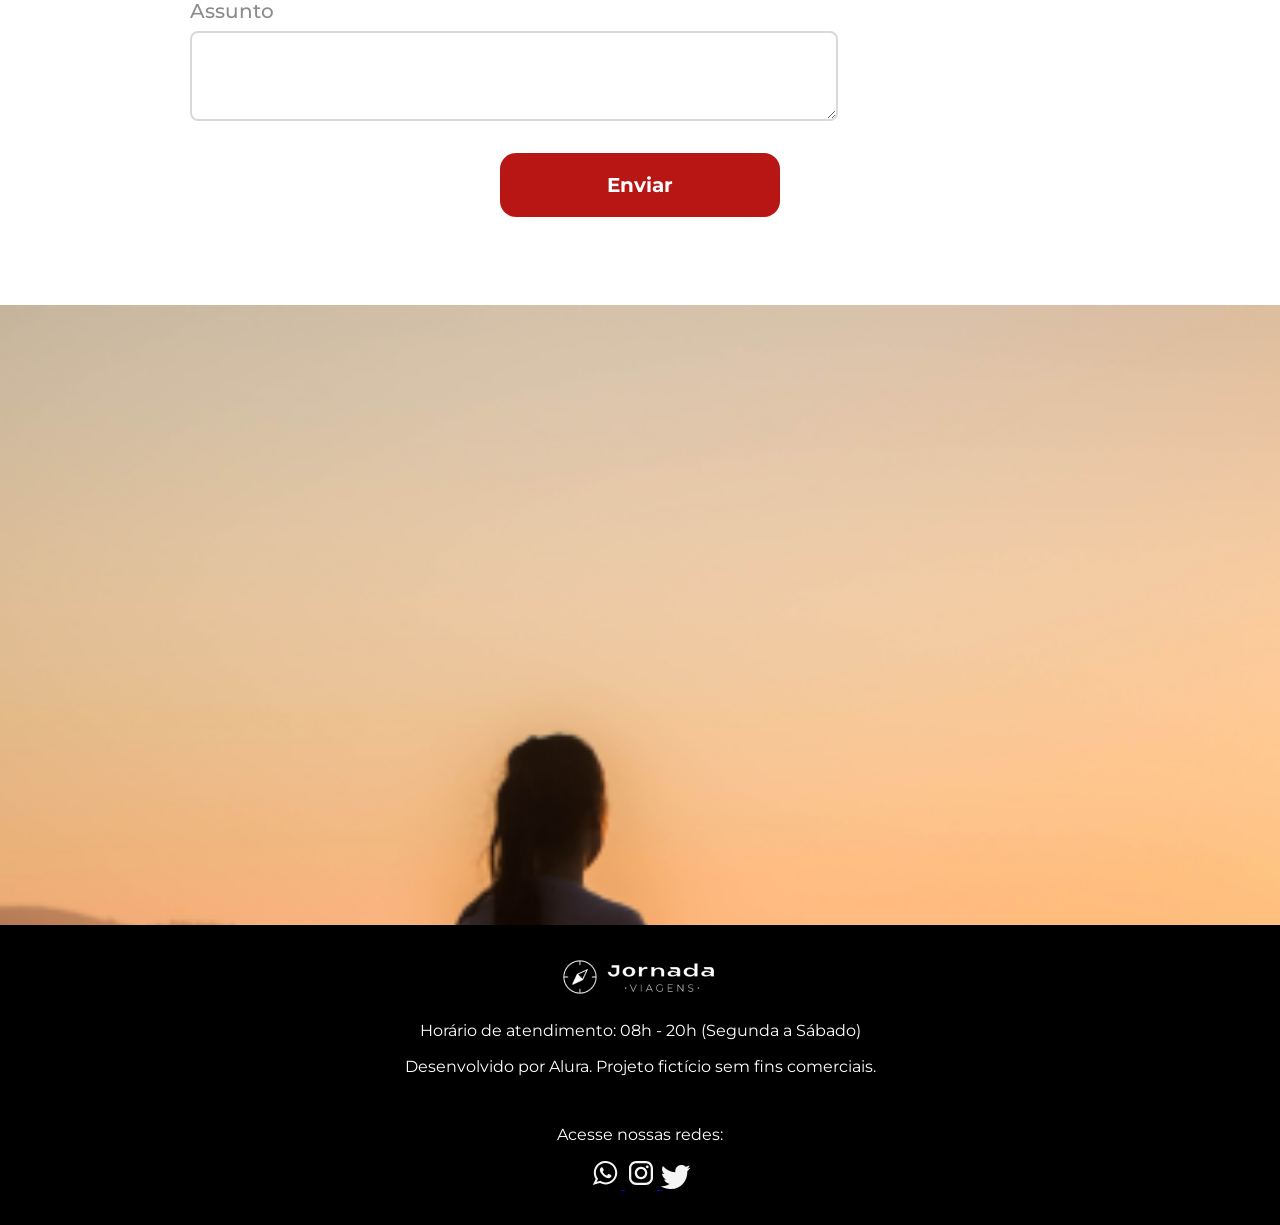
<file: contact.html>
<!DOCTYPE html>
<html lang="pt-br">
<head>
    <meta charset="UTF-8">
    <meta name="viewport" content="width=device-width, initial-scale=1.0">
    <link rel="stylesheet" href="css/style.css" />
    <title>contact</title>
</head>
<body>
      <header class="contact main-header">
      <a class="logo" href="index.html" title="volta para pagina inicial">
        <img
          class="img-mobile"
          src="img/bussola-jornada-branco.png"
          alt="Bussola do logo jornada viajens na cor branco"
        />
        <img
          class="img-desktop"
          src="img/bussola-texto-jornada-branco.png"
          alt="Bussola do logo jornada viagens na cor branco"
        />
      </a>
      <div class="contact navigation-menu">
        <label for="menu">
          <img src="img/menu.png" alt="Logo menu" />
        </label>
        <input type="checkbox" id="menu" hidden />
        <nav>
          <ul class="list">
            <li class="list-item">
              <a
                class="list-item-links"
                href="blog.html"
                target="_blank"
                title="Acessar Blog"
                >Blog</a
              >
            </li>
            <li class="list-item">
              <a
                class="list-item-links"
                href="pacotes-de-viagens.html"
                target="_blank"
                title="Acessar Pacotes de viajens"
                >Pacote de viagens</a
              >
            </li>
            <li class="list-item">
              <a
                class="list-item-links active"
                href="contact.html"
                target="_blank"
                title="Acessar contato"
                >Contato</a
              >
            </li>
          </ul>
        </nav>
      </div>
    </header>

    <section class="contact hero">
        <div class="hero-img">
          <div class="hero-content">
            <h1>Entre em contato!</h1>
            <hr/>
            <p>Dúvidas, sugestões, problemas para resolver? Temos uma equipe de plantão para ajudar você!</p>
          </div>
        </div>
      </section>

      <section class="form">
        <h2 class="form-subtitulo">Preencha o <br> formulário:</h2>
        <hr/>
        <p class="form-texto">Temos uma equipe sempre em prontidão para resolver suas dúvidas, problemas, trazer dicas e orientações objetivas para tornar sua experiência o mais prazerosa e tranquila possível. Preencha seus dados que vamos retornar seu contato conforme a urgência do seu chamado. Pode confiar!</p>
        <form action="" method="get">
          <div class="form-content">
            <input type="text" name="name" id="" placeholder="Seu nome">
            <input type="tel" name="" id="" placeholder="Telefone" pattern="[0-9]{11}">
            <input type="email" name="" id="" placeholder="Email">
            <input type="text" name="" id="" placeholder="Assunto">
            <label for="comment">Assunto</label> <br>
            <textarea name="userComment" id="comment"></textarea>
          </div>
            <div>
              <a href="#" class="button">Enviar</a>
            </div>
        </form>
      </section>

      <section class="contact bottom-hero">
        <div class="hero-img"></div>
      </section>

      <footer class="main-footer">
      <div class="footer-content">
        <img src="img/Logo-footer.png" alt="Logo completo Jornada Viagens" />
        <p>Horário de atendimento: 08h - 20h (Segunda a Sábado)</p>
        <p>Desenvolvido por Alura. Projeto fictício sem fins comerciais.</p>
      </div>
      <div class="footer-social">
        <p>Acesse nossas redes:</p>
        <a
          href="#"
          target="_blank"
          title="Entre em contato através do whatsapp"
        >
          <img
            src="img/icone-Whatsapp.svg"
            alt="icone do whatsapp
          na cor branca  "
          />
        </a>
        <a
          href="#"
          target="_blank"
          title="Acesse o Instagram do Jornada Viagens"
        >
          <img
            src="img/icone-Instragam.svg"
            alt="icone do instagram na cor branca"
          />
        </a>
        <a href="#" target="_blank" title="acesse o Twitter do Jornada Viajens">
          <img
            src="img/icone-twitter.svg"
            alt="icone do Twitter na cor branca"
          />
        </a>
      </div>
    </footer>
</body>
</html>
</file>
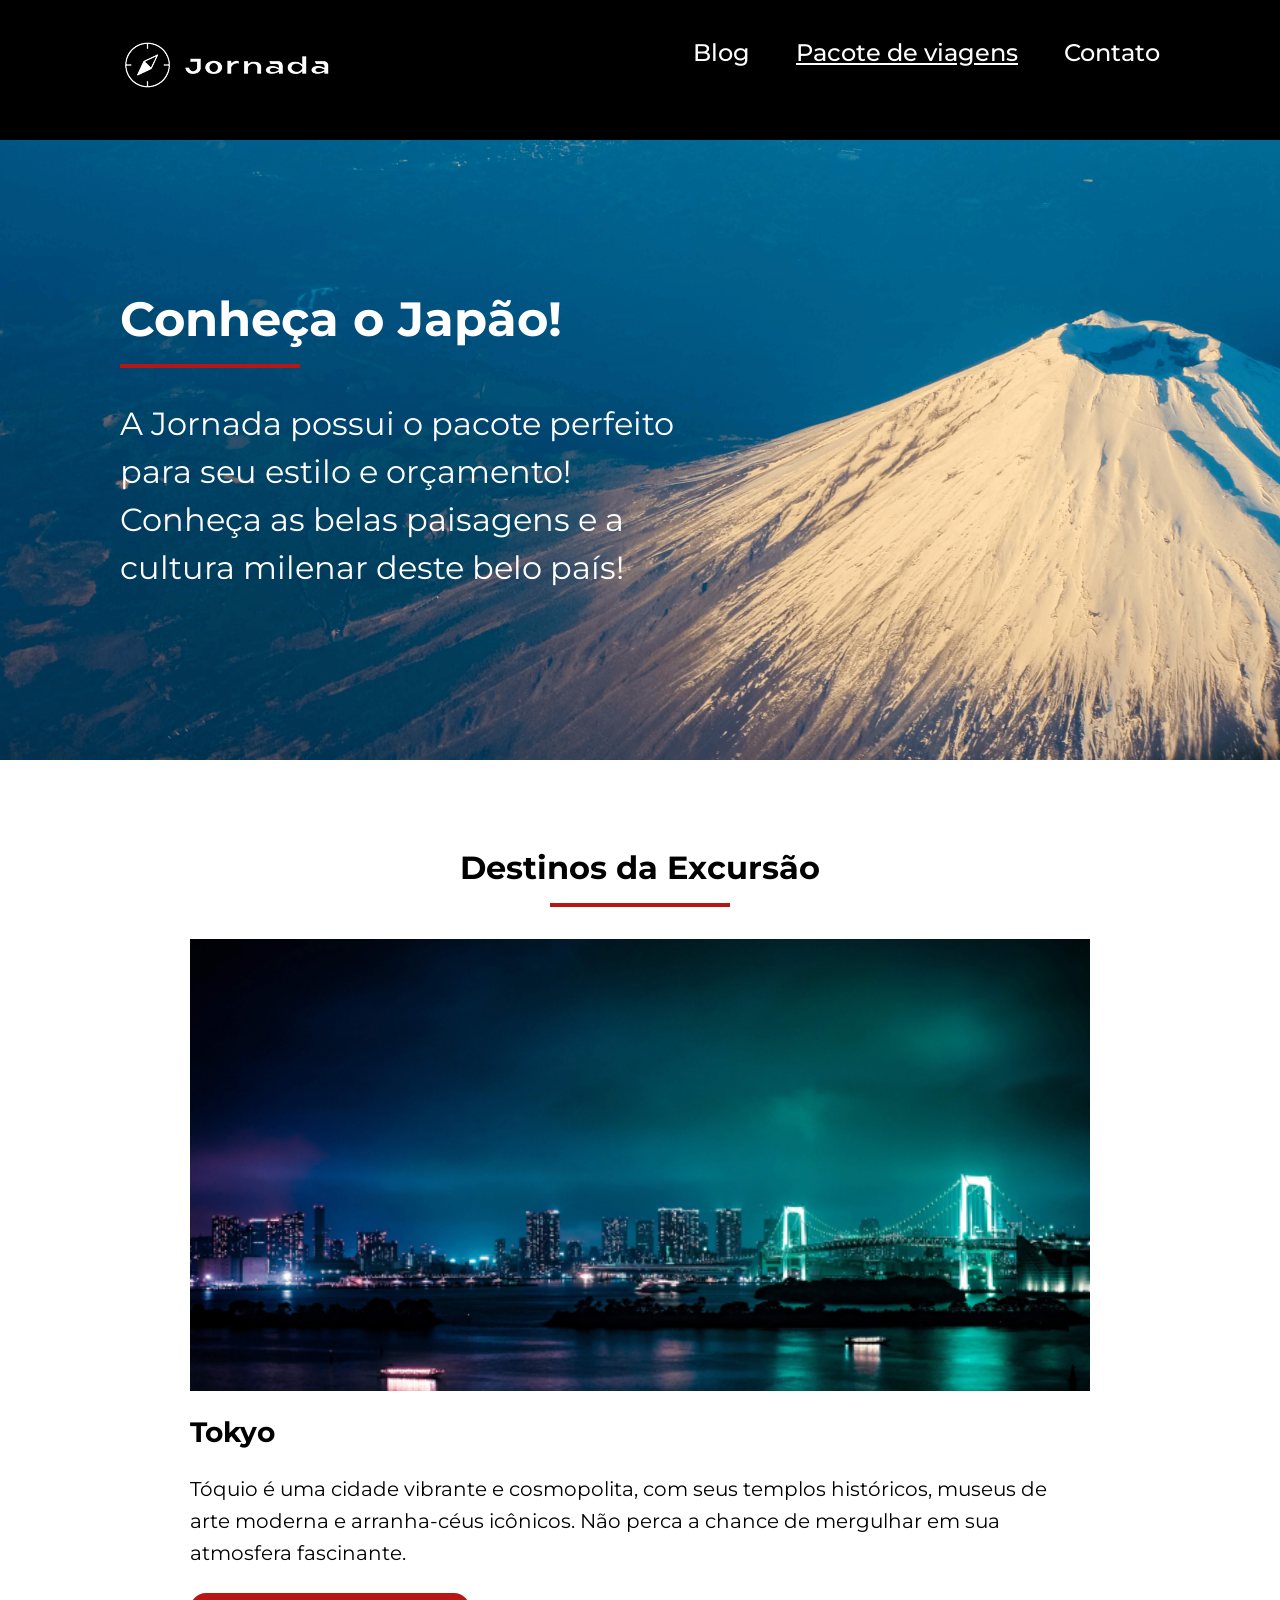
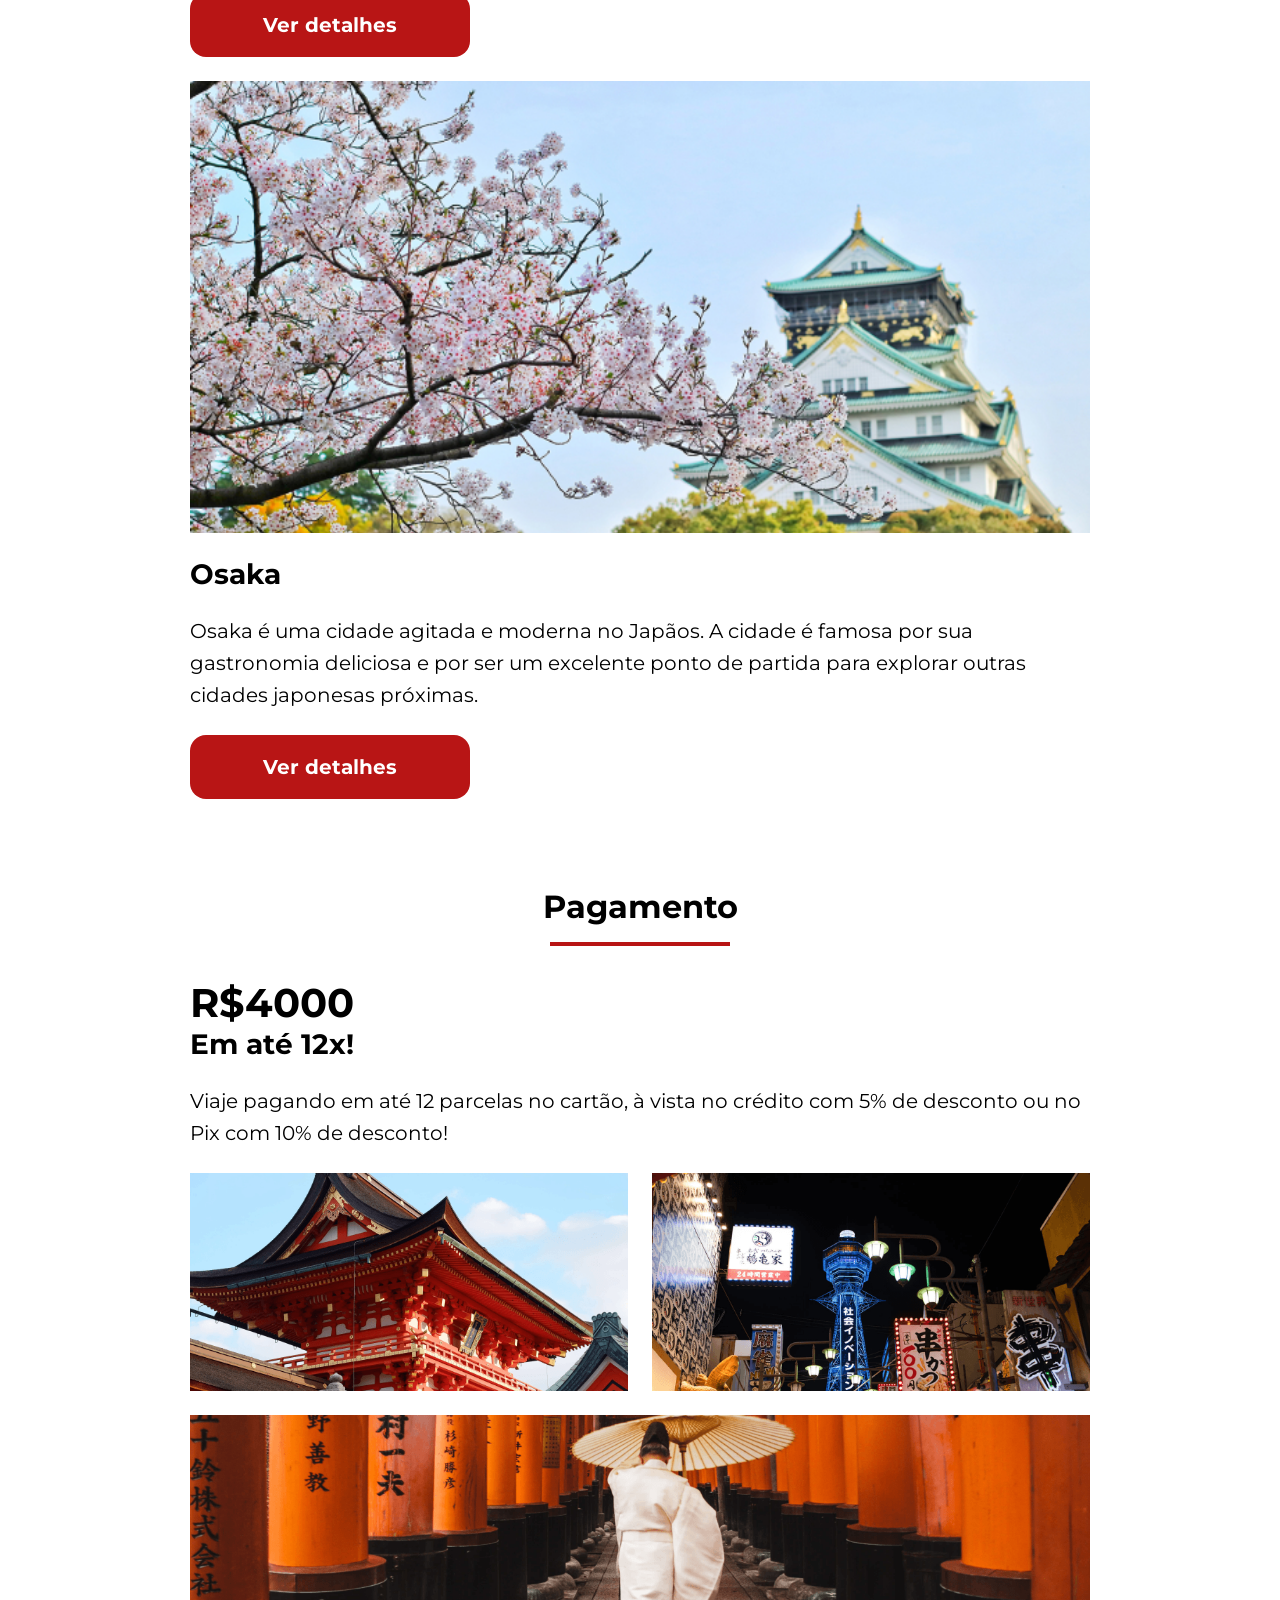
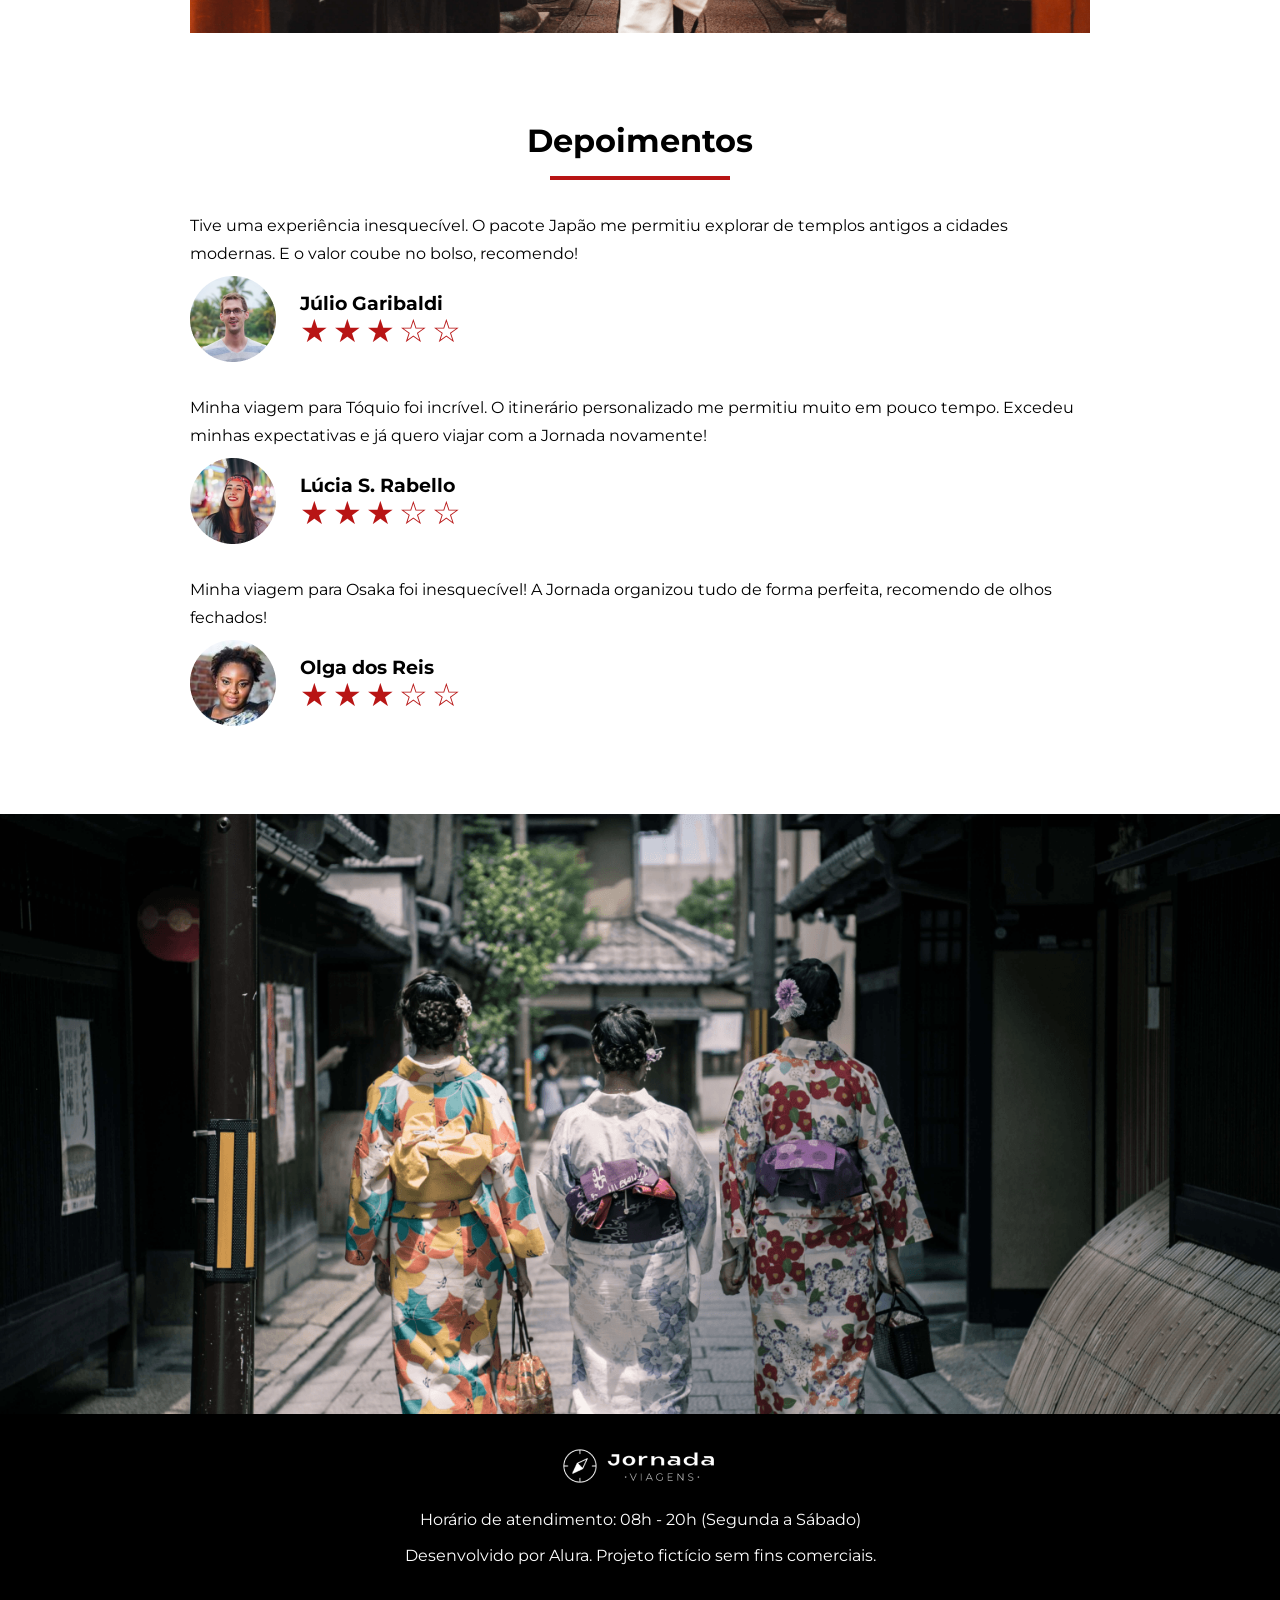
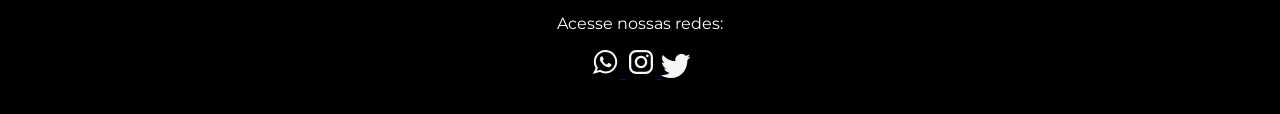
<file: pacotes-de-viagens.html>
<!DOCTYPE html>
<html lang="pt-br">
<head>
    <meta charset="UTF-8">
    <meta name="viewport" content="width=device-width, initial-scale=1.0">

    <meta name="description" content="Jornada Viagens, uma agência apaixonada por criar viagens inesquecíveis">
    <meta name="og:tilte" content="Jornada Viagens">
    <meta name="og:description" content="Jornada Viagens, uma agência apaixonada por criar viagens inesquecíveis">
    <meta name="og:image" content="https://robsonsoaresid.github.io/jornada-viagens/img/Logo-footer.png">
    <meta name="og:type" content="website">
    <meta name="og:ulr" content="https://robsonsoaresid.github.io/jornada-viagens/">

    <link rel=" icon" href="img/favico.svg" type="xml/svg" />
    <link rel="stylesheet" href="./css/style.css" />
    <title>Pacotes de Viagens</title>
</head>
<body>
     <header class="main-header">
      <a class="logo" href="index.html" title="volta para pagina inicial">
        <img
          class="img-mobile"
          src="img/bussola-jornada-branco.png"
          alt="Bussola do logo jornada viajens na cor branco"
        />
        <img
          class="img-desktop"
          src="img/bussola-texto-jornada-branco.png"
          alt="Bussola do logo jornada viagens na cor branco"
        />
      </a>
      <div class="navigation-menu">
        <label for="menu">
          <img src="img/menu.png" alt="Logo menu" />
        </label>
        <input type="checkbox" id="menu" hidden />
        <nav>
          <ul class="list">
            <li class="list-item">
              <a
                class="list-item-links"
                href="blog.html"
                target="_blank"
                title="Acessar Blog"
                >Blog</a
              >
            </li>
            <li class="list-item">
              <a
                class="list-item-links active"
                href="pacotes-de-viagens.html"
                target="_blank"
                title="Acessar Pacotes de viajens"
                >Pacote de viagens</a
              >
            </li>
            <li class="list-item">
              <a
                class="list-item-links"
                href="contact.html"
                target="_blank"
                title="Acessar contato"
                >Contato</a
              >
            </li>
          </ul>
        </nav>
      </div>
    </header>
    <main>
       <section class="travel-packages hero">
        <div class="hero-img">
          <div class="hero-content">
            <h1>Conheça o Japão!</h1>
            <hr/>
            <p>A Jornada possui o pacote perfeito para seu estilo e orçamento! Conheça as belas paisagens e a  cultura milenar deste belo país!
            </p>
          </div>
        </div>
      </section>


       <section class="travel-packages destinations">
        <div class="section-title">
          <h2>Destinos da Excursão</h2>
          <hr />
        </div>
        <div class="destination-items">
          <article class="item tokio">
            <header>
              <div class="img-item"></div>
              <h3 class="content-title">Tokyo</h3>
            </header>
            <p class="content-text">
              Tóquio é uma cidade vibrante e cosmopolita, com seus templos
              históricos, museus de arte moderna e arranha-céus icônicos. Não
              perca a chance de mergulhar em sua atmosfera fascinante.
            </p>
            <footer>
              <a
                href="#"
                class="button"
                target="_blank"
                title="Veja mais detalhes do destuno Tokio "
                >Ver detalhes</a
              >
            </footer>
          </article>

          <article class="item osaka">
            <header>
              <div class="img-item"></div>
              <h3 class="content-title">Osaka</h3>
            </header>
            <p class="content-text">
              Osaka é uma cidade agitada e moderna no Japãos. A cidade é famosa
              por sua gastronomia deliciosa e por ser um excelente ponto de
              partida para explorar outras cidades japonesas próximas.
            </p>
            <footer>
              <a
                href="#"
                class="button"
                target="_blank"
                title="Veja mais detalhes do destino Osaka"
                >Ver detalhes</a
              >
            </footer>
          </article>
        </div>
      </section>

        <section class="travel-packages payments">
        <div class="section-title">
          <h2>Pagamento</h2>
          <hr />
        </div>
        <div class="content-container">
          <div class="text-contet">
            <span class="valor">R$4000</span>
            <h3 class="content-title"> <br> Em até 12x!</h3>
            <p class="content-text">
              Viaje pagando em até 12 parcelas no cartão, à vista no crédito com
              5% de desconto ou no Pix com 10% de desconto!
            </p>
          </div>
          <div class="image-gallery">
            <div class="image first"></div>
            <div class="image second"></div>
            <div class="image thirdy colspan-2"></div>
          </div>
        </div>
      </section>

      <section class="travel-packages testimonials">
        <div class="section-title">
          <h2>Depoimentos</h2>
          <hr />
        </div>
        <div class="testimonial-container">
          <article>
            <header>
              <p>
              Tive uma experiência inesquecível. O pacote Japão me permitiu explorar  de templos antigos a cidades modernas. E o valor coube no bolso, recomendo!
              </p>
            </header>
            <footer>
              <img
                src="img/travel-packages/avatar-Julio.png"
                alt="Imagem de perfil da cliente Talita Vilas Boas"
              />
              <div class="profile-content">
                <h3>Júlio Garibaldi</h3>
                <div class="rating">
                  <span class="star">★</span>
                  <span class="star">★</span>
                  <span class="star">★</span>
                  <span class="star">☆</span>
                  <span class="star">☆</span>
                </div>
              </div>
            </footer>
          </article>

          <article>
            <header>
              <p>
                Minha viagem para Tóquio foi incrível. O itinerário personalizado me permitiu muito em pouco tempo. Excedeu minhas expectativas e já quero viajar com a Jornada novamente!
              </p>
            </header>
            <footer class="testimonial-rodape">
              <img
                class="testimonial-image"
                src="img/travel-packages/avatar-lucia.png"
                alt="Imagem de perfil da cliente Talita Vilas Boas"
              />
              <div class="profile-content">
                <h3>Lúcia S. Rabello</h3>
                <div class="rating">
                  <span class="star">★</span>
                  <span class="star">★</span>
                  <span class="star">★</span>
                  <span class="star">☆</span>
                  <span class="star">☆</span>
                </div>
              </div>
            </footer>
          </article>
          <article>
            <header>
              <p>
                Minha viagem para Osaka foi inesquecível! A Jornada organizou tudo de forma perfeita, recomendo de olhos fechados!
              </p>
            </header>
            <footer class="testimonial-rodape">
              <img
                class="testimonial-image"
                src="img/travel-packages/avatar-olga.png"
                alt="Imagem de perfil da cliente Talita Vilas Boas"
              />
              <div class="profile-content">
                <h3>Olga dos Reis</h3>
                <div class="rating">
                  <span class="star">★</span>
                  <span class="star">★</span>
                  <span class="star">★</span>
                  <span class="star">☆</span>
                  <span class="star">☆</span>
                </div>
              </div>
            </footer>
          </article>
        </div>
      </section>

      <section class="travel-packages bottom-hero">
        <div class="hero-img"></div>
      </section>
    </main>

    <footer class="main-footer">
      <div class="footer-content">
        <img src="img/Logo-footer.png" alt="Logo completo Jornada Viagens" />
        <p>Horário de atendimento: 08h - 20h (Segunda a Sábado)</p>
        <p>Desenvolvido por Alura. Projeto fictício sem fins comerciais.</p>
      </div>
      <div class="footer-social">
        <p>Acesse nossas redes:</p>
        <a
          href="#"
          target="_blank"
          title="Entre em contato através do whatsapp"
        >
          <img
            src="img/icone-Whatsapp.svg"
            alt="icone do whatsapp
          na cor branca  "
          />
        </a>
        <a
          href="#"
          target="_blank"
          title="Acesse o Instagram do Jornada Viagens"
        >
          <img
            src="img/icone-Instragam.svg"
            alt="icone do instagram na cor branca"
          />
        </a>
        <a href="#" target="_blank" title="acesse o Twitter do Jornada Viajens">
          <img
            src="img/icone-twitter.svg"
            alt="icone do Twitter na cor branca"
          />
        </a>
      </div>
    </footer>
    
</body>
</html>
</file>
<file: css/style.css>
@import url(global.css);
@import url(header.css);
@import url(hero.css);
@import url(offers.css);
@import url(categorias.css);
@import url(destination.css);
@import url(payments.css);
@import url(testimonials.css);
@import url(mainfooter.css);
@import url(form.css);
@import url(blog.css);


* {
    padding: 0;
    margin: 0;
    box-sizing: border-box;
}
</file>
